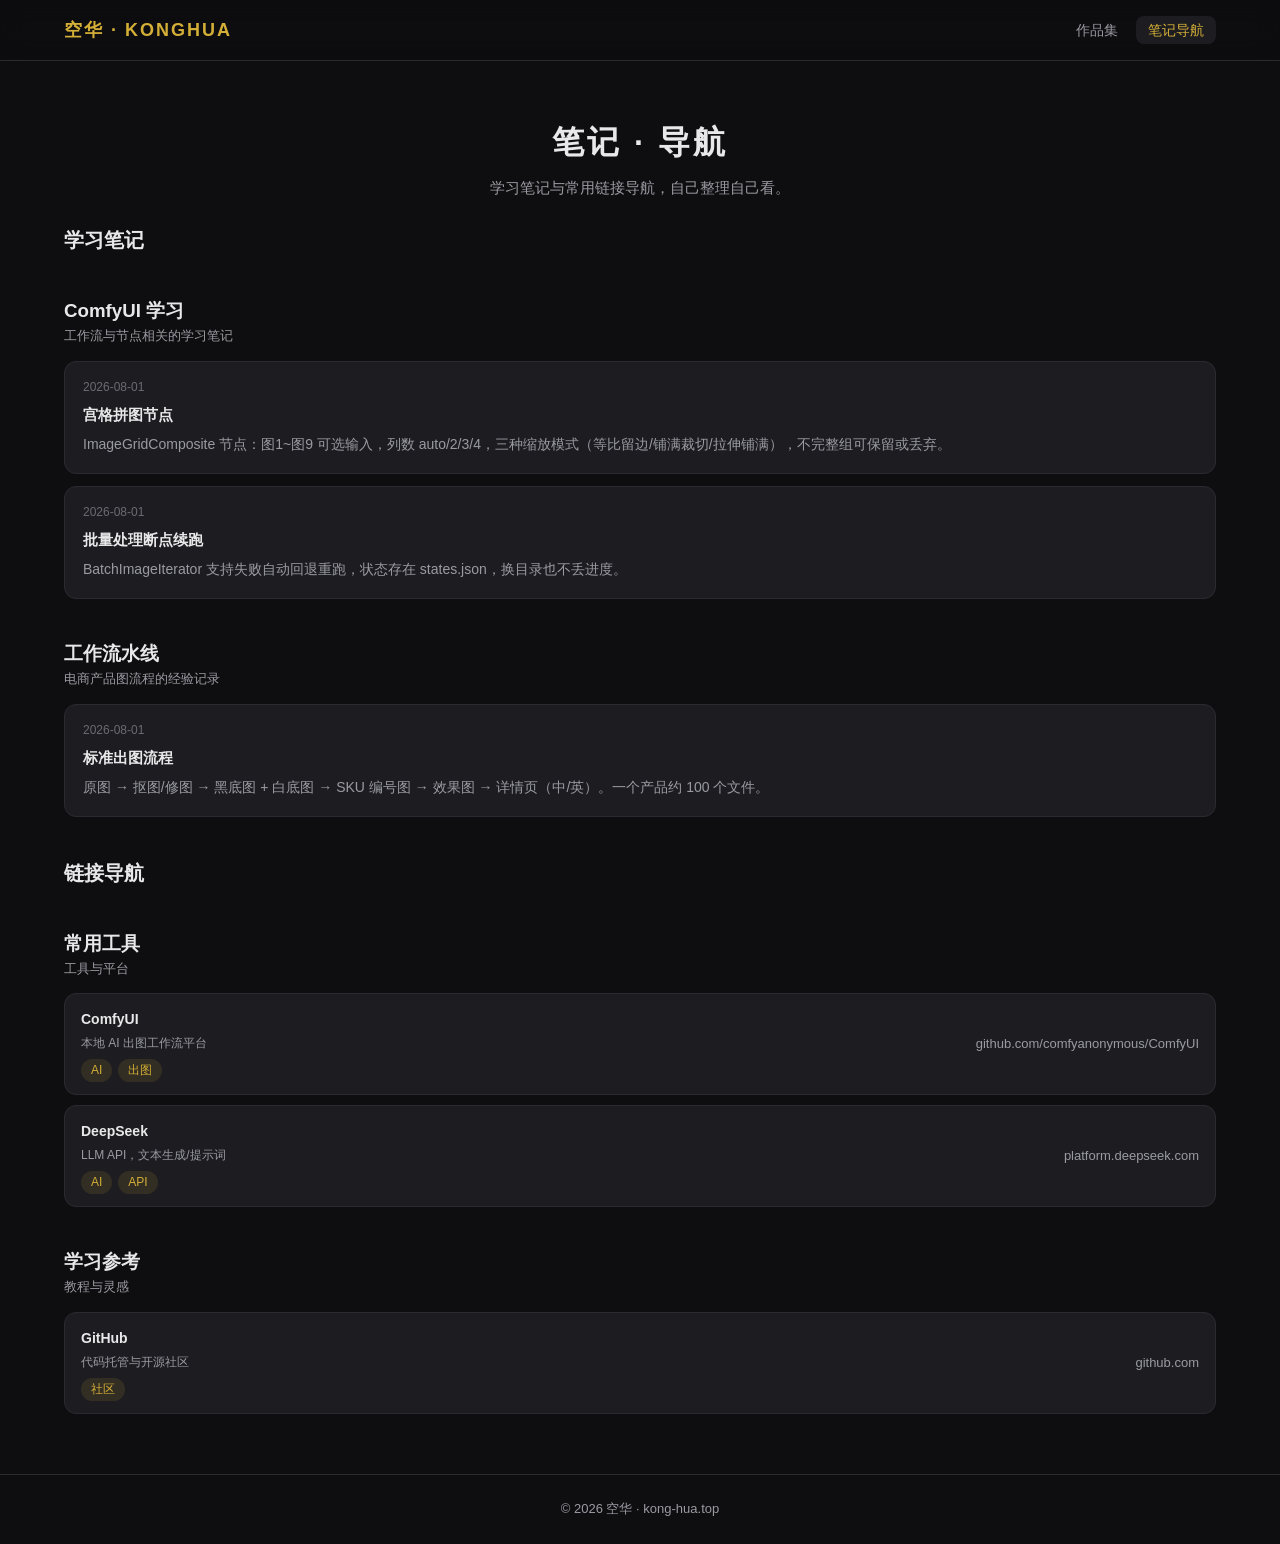
<file: notes.html>
<!DOCTYPE html>
<html lang="zh-CN">
<head>
    <meta charset="UTF-8">
    <meta name="viewport" content="width=device-width, initial-scale=1.0">
    <title>笔记导航 · 空华</title>
    <meta name="description" content="空华的个人学习笔记与链接导航">
    <link rel="stylesheet" href="css/style.css">
</head>
<body>
    <header class="site-header">
        <div class="container">
            <nav class="nav">
                <a href="index.html" class="logo">空华 · KONGHUA</a>
                <ul class="nav-links">
                    <li><a href="index.html">作品集</a></li>
                    <li><a href="notes.html" class="active">笔记导航</a></li>
                </ul>
            </nav>
        </div>
    </header>

    <section class="notes-hero">
        <div class="container">
            <h1>笔记 · 导航</h1>
            <p id="notes-desc"></p>
        </div>
    </section>

    <main class="container" id="notes-root"></main>

    <footer class="notes-footer">
        <div class="container">
            <p id="notes-footer"></p>
        </div>
    </footer>

    <script src="data/notes.js"></script>
    <script src="js/notes.js"></script>
</body>
</html>
</file>
<file: css/style.css>
:root {
    --bg: #0e0e10;
    --bg-soft: #17171a;
    --card: #1d1d21;
    --line: #2a2a30;
    --text: #e8e8ea;
    --text-dim: #9a9aa2;
    --accent: #d4af37;
    --radius: 12px;
    --maxw: 1200px;
}

* { margin: 0; padding: 0; box-sizing: border-box; }

html { scroll-behavior: smooth; }

/* ===== Apple-style reveal / parallax ===== */
.reveal {
    opacity: 0;
    transform: translateY(28px);
    transition: opacity .8s cubic-bezier(.22,.61,.36,1), transform .8s cubic-bezier(.22,.61,.36,1);
    will-change: opacity, transform;
}
.reveal.in-view { opacity: 1; transform: translateY(0); }

.parallax { will-change: transform; }

.hero { will-change: transform, opacity; }

body {
    background: var(--bg);
    color: var(--text);
    font-family: "PingFang SC", "Microsoft YaHei", "Segoe UI", sans-serif;
    line-height: 1.6;
}

.container { max-width: var(--maxw); margin: 0 auto; padding: 0 24px; }

/* ===== Header / Nav ===== */
.site-header {
    position: sticky;
    top: 0;
    z-index: 50;
    background: rgba(14, 14, 16, 0.85);
    backdrop-filter: blur(12px);
    border-bottom: 1px solid var(--line);
}

.nav {
    display: flex;
    align-items: center;
    justify-content: space-between;
    height: 60px;
}

.logo {
    color: var(--accent);
    font-weight: 700;
    letter-spacing: 2px;
    text-decoration: none;
    font-size: 18px;
}

.nav-links { display: flex; list-style: none; gap: 6px; flex-wrap: wrap; }

.nav-links a {
    color: var(--text-dim);
    text-decoration: none;
    padding: 6px 12px;
    border-radius: 8px;
    font-size: 14px;
    transition: color .2s, background .2s;
}

.nav-links a:hover { color: var(--text); background: var(--card); }

.nav-links a.active { color: var(--accent); background: var(--card); }

/* ===== Hero ===== */
.hero { padding: 80px 0 60px; text-align: center; }

.hero-title { font-size: 44px; font-weight: 700; letter-spacing: 6px; }

.hero-sub {
    margin-top: 8px;
    color: var(--accent);
    font-size: 18px;
    letter-spacing: 3px;
}

.hero-desc { margin-top: 16px; color: var(--text-dim); max-width: 640px; margin-left: auto; margin-right: auto; }

.hero-tags { margin-top: 20px; display: flex; gap: 10px; justify-content: center; flex-wrap: wrap; }

.hero-tags span {
    background: var(--card);
    border: 1px solid var(--line);
    padding: 6px 14px;
    border-radius: 999px;
    font-size: 13px;
    color: var(--text-dim);
}

/* ===== Blocks / Works ===== */
.block { margin: 56px 0; }

.block-head { display: flex; align-items: baseline; gap: 16px; margin-bottom: 20px; }

.block-title { font-size: 26px; font-weight: 600; }

.block-desc { color: var(--text-dim); font-size: 14px; }

.grid {
    display: grid;
    grid-template-columns: repeat(auto-fill, minmax(260px, 1fr));
    gap: 16px;
}

.grid[data-cols="2"] { grid-template-columns: repeat(auto-fill, minmax(360px, 1fr)); }

.card {
    background: var(--card);
    border: 1px solid var(--line);
    border-radius: var(--radius);
    overflow: hidden;
    cursor: pointer;
    transition: transform .2s, border-color .2s, box-shadow .2s;
    position: relative;
}

.card:hover { transform: translateY(-3px); border-color: var(--accent); box-shadow: 0 8px 24px rgba(0,0,0,.4); }

.card-img-wrap { width: 100%; aspect-ratio: 1/1; background: #000; overflow: hidden; }

.card-img-wrap.portrait { aspect-ratio: 3/4; }

.card-img-wrap.wide { aspect-ratio: 4/3; }

.card-img { width: 100%; height: 100%; object-fit: cover; transition: transform .3s; }

.card:hover .card-img { transform: scale(1.04); }

.card-info { padding: 12px 14px; }

.card-info .card-title { font-size: 14px; font-weight: 600; }

.card-info .card-meta { font-size: 12px; color: var(--text-dim); margin-top: 2px; }

/* ===== Lightbox ===== */
.lightbox {
    position: fixed;
    inset: 0;
    z-index: 100;
    background: rgba(0, 0, 0, 0.92);
    display: flex;
    align-items: center;
    justify-content: center;
    flex-direction: column;
    padding: 40px;
}

.lightbox.hidden { display: none; }

.lb-img { max-width: 90vw; max-height: 80vh; object-fit: contain; border-radius: 4px; }

.lb-caption { margin-top: 16px; color: var(--text-dim); font-size: 14px; }

.lb-close, .lb-prev, .lb-next {
    position: absolute;
    background: rgba(255,255,255,.06);
    border: 1px solid var(--line);
    color: var(--text);
    border-radius: 50%;
    cursor: pointer;
    transition: background .2s;
}

.lb-close:hover, .lb-prev:hover, .lb-next:hover { background: rgba(255,255,255,.15); }

.lb-close { top: 20px; right: 20px; width: 40px; height: 40px; font-size: 22px; line-height: 1; }
.lb-prev { left: 20px; top: 50%; transform: translateY(-50%); width: 44px; height: 44px; font-size: 28px; }
.lb-next { right: 20px; top: 50%; transform: translateY(-50%); width: 44px; height: 44px; font-size: 28px; }

/* ===== Footer ===== */
.site-footer { border-top: 1px solid var(--line); margin-top: 80px; padding: 30px 0; text-align: center; color: var(--text-dim); font-size: 13px; }

@media (max-width: 640px) {
    .hero-title { font-size: 30px; }
    .grid { grid-template-columns: repeat(auto-fill, minmax(150px, 1fr)); }
}

/* ===== Notes / Links 页 ===== */
.notes-hero { padding: 56px 0 24px; text-align: center; }
.notes-hero h1 { font-size: 32px; font-weight: 700; letter-spacing: 3px; }
.notes-hero p { color: var(--text-dim); margin-top: 8px; font-size: 15px; }

.note-section { margin: 40px 0; }
.note-title { font-size: 20px; font-weight: 600; margin-bottom: 6px; }
.note-desc { color: var(--text-dim); font-size: 13px; margin-bottom: 14px; }

.note-card {
    background: var(--card);
    border: 1px solid var(--line);
    border-radius: var(--radius);
    padding: 16px 18px;
    margin-bottom: 12px;
}
.note-card h3 { font-size: 15px; margin-bottom: 6px; }
.note-card .note-text { color: var(--text-dim); font-size: 14px; white-space: pre-wrap; line-height: 1.7; }
.note-card .note-date { font-size: 12px; color: #6a6a72; margin-bottom: 6px; }

.link-card {
    background: var(--card);
    border: 1px solid var(--line);
    border-radius: var(--radius);
    padding: 12px 16px;
    margin-bottom: 10px;
    display: flex;
    align-items: center;
    justify-content: space-between;
    gap: 12px;
    transition: border-color .2s;
}
.link-card:hover { border-color: var(--accent); }
.link-card .link-title { font-weight: 600; font-size: 14px; color: var(--text); text-decoration: none; }
.link-card .link-title:hover { color: var(--accent); }
.link-card .link-meta { color: var(--text-dim); font-size: 13px; }
.link-card .link-desc { color: var(--text-dim); font-size: 12px; margin-top: 2px; }

.link-tags { display: flex; gap: 6px; flex-wrap: wrap; margin-top: 6px; }
.link-tags span {
    background: rgba(212, 175, 55, 0.12);
    color: var(--accent);
    font-size: 12px;
    padding: 2px 10px;
    border-radius: 999px;
}

.notes-footer { border-top: 1px solid var(--line); margin-top: 60px; padding: 24px 0; text-align: center; color: var(--text-dim); font-size: 13px; }
</file>
